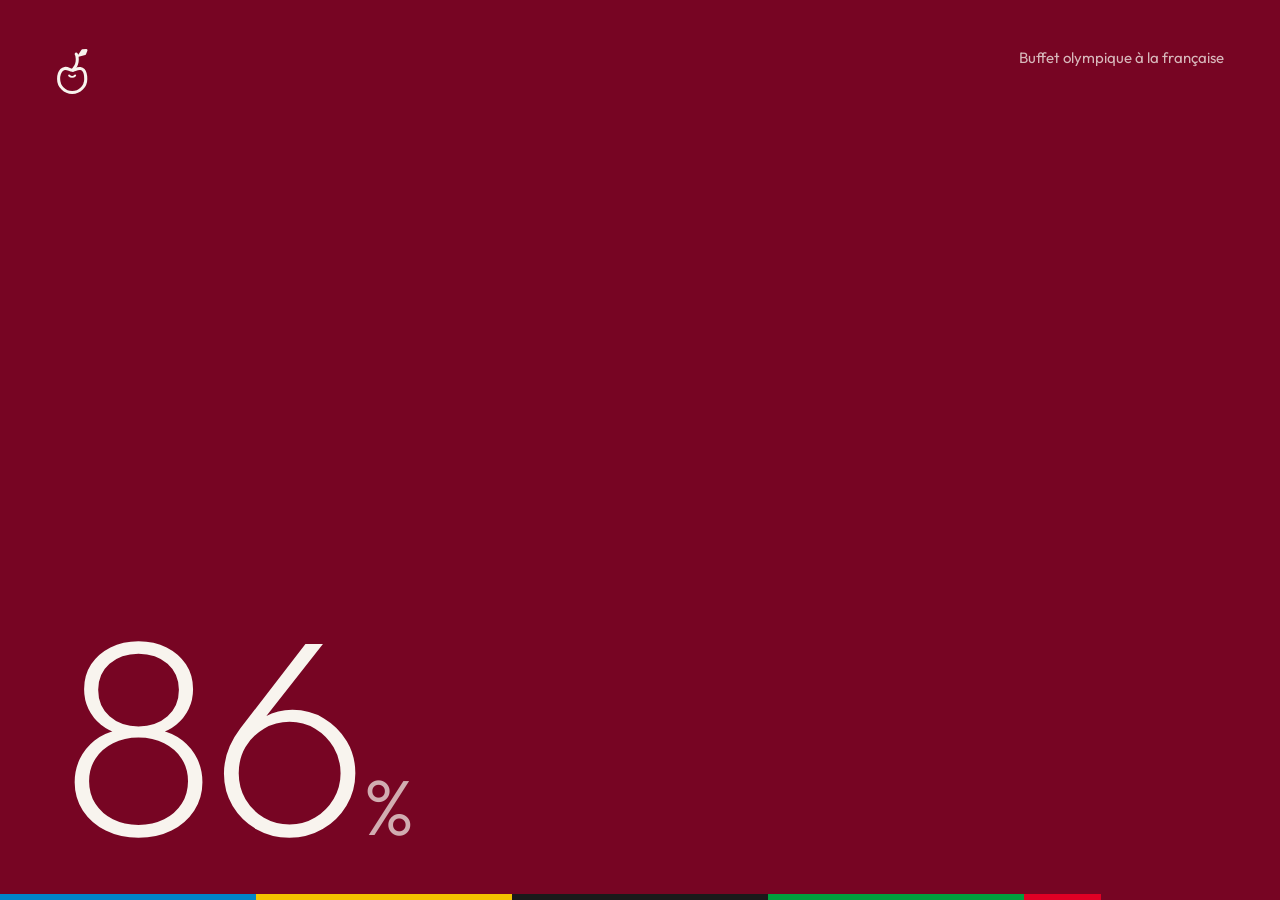
<file: index.html>
<!doctype html>
<html lang="fr">
<head>
  <meta charset="utf-8">
  <meta name="viewport" content="width=device-width, initial-scale=1">
  <title>Buffet</title>
  <link rel="stylesheet" href="style.css">
</head>
<body>
  <div id="app"></div>
  <script src="i18n.js"></script>
  <script src="app.js"></script>
</body>
</html>
</file>
<file: style.css>
/* ---------- Polices : Outfit (variable) + Times New Roman ---------- */
@font-face { font-family: "Outfit"; font-weight: 100 900; font-style: normal; font-display: swap; src: url(fonts/outfit-latin-wght-normal.woff2) format("woff2"); }
@font-face { font-family: "Noto Sans Arabic"; font-weight: 400; font-display: swap; src: url(fonts/noto-sans-arabic-arabic-400-normal.woff2) format("woff2"); }
@font-face { font-family: "Noto Sans Arabic"; font-weight: 600; font-display: swap; src: url(fonts/noto-sans-arabic-arabic-600-normal.woff2) format("woff2"); }
@font-face { font-family: "Noto Sans Arabic"; font-weight: 800; font-display: swap; src: url(fonts/noto-sans-arabic-arabic-800-normal.woff2) format("woff2"); }

:root {
  --cream: #f8f4ee;
  --wine: #770523;
  --wine-soft: #9a3a52;
  --ink: #3a1620;
  --muted: #8f8481;
  --line: rgba(119, 5, 35, .14);
  --ph: #e8e3dc;
  /* Repères des Jeux : bleu, jaune, noir, vert, rouge */
  --o-blue: #0085c7; --o-yellow: #f4c300; --o-black: #1a1a1a; --o-green: #009f3d; --o-red: #df0024;
  --c: var(--o-red); --ink-on: #fff;
  --maxw: 1200px;
  --gut: clamp(24px, 5vw, 56px);
  /* échelle d'espacement : 8 · 16 · 24 · 32 · 48 · 64 · 96 */
  --s1: 8px; --s2: 16px; --s3: 24px; --s4: 32px; --s5: 48px; --s6: 64px; --s7: 96px;
  --side: 208px;
  --gap: clamp(40px, 6vw, 96px);
  --sans: "Outfit", system-ui, -apple-system, "Segoe UI", sans-serif;
  --serif: "Times New Roman", Times, "Liberation Serif", serif;
}
:lang(zh) { --sans: "PingFang SC", "Hiragino Sans GB", "Microsoft YaHei", "Noto Sans CJK SC", "Noto Sans SC", "Outfit", sans-serif; --serif: "Songti SC", "STSong", "Noto Serif CJK SC", "Source Han Serif SC", "SimSun", serif; }
:lang(ar) { --sans: "Noto Sans Arabic", "Outfit", "Segoe UI", Tahoma, sans-serif; --serif: var(--sans); letter-spacing: 0 !important; }
:lang(zh), :lang(ar) { text-transform: none !important; }

* { box-sizing: border-box; }
html { scroll-behavior: smooth; -webkit-text-size-adjust: 100%; }
body { margin: 0; background: var(--cream); color: var(--wine); font: 400 16px/1.5 var(--sans); -webkit-font-smoothing: antialiased; overflow-x: clip; min-width: 320px; }
a { color: inherit; text-decoration: none; }
button { font: inherit; color: inherit; background: none; border: 0; cursor: pointer; padding: 0; }
ul { list-style: none; margin: 0; padding: 0; }
h1, h2 { margin: 0; font-weight: 400; }
img { max-width: 100%; }
:focus-visible { outline: 2px solid var(--o-blue); outline-offset: 3px; }
.apple { display: block; }
.chev { flex: none; color: var(--wine-soft); transition: transform .25s; }
[dir="rtl"] .chev { transform: scaleX(-1); }

/* Liseré aux 5 couleurs, tout en haut de chaque page */
body::before { content: ""; display: block; height: 4px; background: linear-gradient(90deg, var(--o-blue) 0 20%, var(--o-yellow) 20% 40%, var(--o-black) 40% 60%, var(--o-green) 60% 80%, var(--o-red) 80% 100%); }

/* ---------- En-tête ---------- */
/* En-tête collant : transparent en haut de page, verre dépoli (glassmorphism) dès qu'on défile */
.top { position: sticky; top: 0; z-index: 60; }
.top::before { content: ""; position: absolute; inset: 0; z-index: -1; pointer-events: none; opacity: 0; transition: opacity .35s ease;
  background: linear-gradient(to bottom, rgba(255, 253, 249, .74), rgba(248, 244, 238, .5));
  -webkit-backdrop-filter: blur(18px) saturate(1.7); backdrop-filter: blur(18px) saturate(1.7);
  border-bottom: 1px solid rgba(255, 255, 255, .65); box-shadow: 0 1px 0 rgba(119, 5, 35, .07), 0 14px 34px -16px rgba(119, 5, 35, .2); }
.top.scrolled::before { opacity: 1; }
@supports not ((backdrop-filter: blur(1px)) or (-webkit-backdrop-filter: blur(1px))) { .top::before { background: rgba(248, 244, 238, .96); } }
.top-in { max-width: var(--maxw); margin: 0 auto; padding: 32px var(--gut); display: grid; grid-template-columns: 1fr auto 1fr; align-items: center; gap: var(--s2); }
.logo { justify-self: start; color: var(--wine); }
.brand { text-align: center; font: 500 clamp(17px, 2vw, 20px)/1.25 var(--sans); letter-spacing: -.01em; text-wrap: balance; }
/* Sélecteur de langue : menu déroulant avec drapeaux */
.langs { justify-self: end; }
.langdd { position: relative; z-index: 50; }
.flag { display: block; flex: none; width: 22px; height: 15px; border-radius: 2px; object-fit: cover; box-shadow: 0 0 0 1px rgba(0, 0, 0, .14); }
.lang-trigger { display: inline-flex; align-items: center; gap: 8px; padding: 7px 10px 7px 9px; border: 1px solid var(--line); border-radius: 999px; background: transparent; font: 500 12px/1 var(--sans); text-transform: uppercase; letter-spacing: .08em; transition: border-color .2s, background .2s; }
.lang-trigger:hover, .lang-trigger[aria-expanded="true"] { border-color: var(--wine); background: rgba(119, 5, 35, .04); }
.caret { flex: none; transition: transform .2s; }
.lang-trigger[aria-expanded="true"] .caret { transform: rotate(180deg); }
.lang-menu { position: absolute; top: calc(100% + 8px); inset-inline-end: 0; min-width: 188px; margin: 0; padding: 6px; background: #fffdf9; border: 1px solid var(--line); border-radius: 10px; box-shadow: 0 14px 34px rgba(119, 5, 35, .13); }
.lang-menu:not([hidden]) { animation: pop .16s ease-out; }
@keyframes pop { from { opacity: 0; transform: translateY(-4px); } to { opacity: 1; transform: none; } }
.lang-opt { width: 100%; display: flex; align-items: center; gap: 12px; padding: 10px 12px; border-radius: 6px; text-align: start; font: 400 15px/1.2 var(--sans); text-transform: none; letter-spacing: 0; transition: background .15s; }
.lang-opt:hover, .lang-opt:focus-visible { background: rgba(119, 5, 35, .06); outline: none; }
.lang-opt.on { font-weight: 600; }
.lang-name { flex: 1; }
.check { flex: none; color: var(--o-green); }

/* ---------- Titres d'accueil ---------- */
.hero, .layout { max-width: var(--maxw); margin: 0 auto; padding-inline: var(--gut); display: grid; grid-template-columns: var(--side) minmax(0, 1fr); column-gap: var(--gap); }
.hero { padding-top: clamp(56px, 8vw, 120px); }
.hero-main { min-width: 0; }
.hero h1 { font-size: clamp(32px, 5.2vw, 58px); line-height: 1.06; letter-spacing: -.03em; }
.hero h1 span { display: block; }
.hero h1 .serif { font-family: var(--serif); letter-spacing: -.035em; }
.hero h1 .sans { font-family: var(--sans); font-weight: 600; }
.intro { margin: var(--s3) 0 0; max-width: 44ch; font-size: 16px; line-height: 1.6; font-weight: 300; color: var(--ink); }
.hero-side { padding-top: 4px; }

/* Contrôle segmenté (navigation) : la pastille blanche glisse d'un segment à l'autre */
.seg { --d: 1; position: relative; display: grid; grid-template-columns: 1fr 1fr; width: min(100%, 520px); margin-top: var(--s5); padding: 4px; border-radius: 14px; background: rgba(119, 5, 35, .06); }
[dir="rtl"] .seg { --d: -1; }
.seg-thumb { position: absolute; top: 4px; bottom: 4px; inset-inline-start: 4px; width: calc(50% - 4px); border-radius: 10px; background: #fffdf9;
  box-shadow: 0 1px 2px rgba(119, 5, 35, .14), 0 6px 16px -4px rgba(119, 5, 35, .16);
  transform: translateX(calc(var(--i, 0) * var(--d) * 100%)); transition: transform .38s cubic-bezier(.3, .7, .2, 1); }
.seg[data-i="1"] { --i: 1; }
.seg-item { position: relative; z-index: 1; display: flex; align-items: center; justify-content: center; gap: 8px; min-height: 48px; padding: 8px 16px; border-radius: 10px; text-align: center; font: 400 14px/1.25 var(--sans); text-wrap: balance; opacity: .62; transition: opacity .2s; }
.seg-item:hover { opacity: 1; }
.seg-item.on { opacity: 1; font-weight: 600; }
.seg-item:focus-visible { outline-offset: -3px; }
.medal { display: block; width: 52px; height: auto; transform-origin: 50% 0; animation: swing 5s ease-in-out infinite; }
@keyframes swing { 0%, 100% { transform: rotate(5deg); } 50% { transform: rotate(-4deg); } }
[dir="rtl"] .medal { animation-name: swing-rtl; }
@keyframes swing-rtl { 0%, 100% { transform: rotate(-5deg); } 50% { transform: rotate(4deg); } }

/* ---------- Colonne de gauche (sections / filtres) ---------- */
.layout { padding-top: clamp(56px, 7vw, 96px); align-items: start; }
.side { position: sticky; top: calc(var(--hdr, 0px) + var(--s4)); }
.side nav { display: flex; flex-direction: column; align-items: flex-start; gap: 18px; }
.side nav button { display: inline-flex; align-items: center; gap: 10px; font: 400 14px/1.2 var(--sans); text-transform: uppercase; letter-spacing: .06em; text-align: start; opacity: .75; transition: font-weight .25s, opacity .2s; }
.side nav button[data-go]::before { content: ""; flex: none; width: 7px; height: 7px; border-radius: 50%; background: var(--c); }
.side nav button:hover { opacity: 1; font-weight: 500; }
.side nav button.on { opacity: 1; font-weight: 650; }
.side nav sup { margin-inline-start: -4px; font: 400 11px var(--serif); letter-spacing: 0; vertical-align: super; }
.side .season-btn { display: inline-flex; align-items: center; margin-top: var(--s4); font-family: var(--sans); cursor: pointer; gap: 8px; white-space: nowrap; padding: 7px 13px 7px 7px; border: 1px solid var(--wine); border-radius: 999px; color: var(--wine); text-transform: none; letter-spacing: 0; font-size: 13.5px; opacity: 1; transition: background .25s, color .25s, transform .15s; }
.side .season-btn::before { content: ""; flex: none; width: 22px; height: 14px; border-radius: 999px; background: rgba(119, 5, 35, .22) radial-gradient(circle at 7px 7px, var(--cream) 5px, transparent 5.5px); }
.side .season-btn.on { background: var(--wine); color: var(--cream); font-weight: 400; }
.side .season-btn.on::before { background: rgba(255, 255, 255, .3) radial-gradient(circle at 15px 7px, var(--cream) 5px, transparent 5.5px); }
.side .season-btn:active { transform: scale(.96); }
::selection { background: var(--wine); color: var(--cream); }
.search { width: 100%; margin-bottom: var(--s5); padding: 0 0 12px; border: 0; border-bottom: 1px solid var(--wine); border-radius: 0; background: transparent; font: 400 15px var(--sans); color: var(--wine); }
.search::placeholder { color: var(--muted); }
.search:focus { outline: none; border-color: var(--o-blue); }

/* ---------- Sections du menu ---------- */
.epreuve { scroll-margin-top: calc(var(--hdr, 0px) + var(--s4)); }
.epreuve + .epreuve { margin-top: clamp(72px, 9vw, 120px); }
.ep-head { display: flex; align-items: center; gap: var(--s2); }
.num { flex: none; display: inline-grid; place-items: center; width: 26px; height: 26px; border-radius: 50%; background: var(--c); color: var(--on, #fff); font: 500 11px/1 var(--sans); letter-spacing: .04em; }
.ep-head h2 { font: 400 clamp(24px, 2.8vw, 30px)/1.1 var(--serif); letter-spacing: -.02em; }
.ep-line { flex: 1; min-width: 20px; height: 1px; background: var(--c); opacity: .45; }

.rows { margin-top: var(--s2); }
.row { display: flex; align-items: center; gap: clamp(16px, 2.6vw, 28px); padding: 28px 0; border-bottom: 1px solid var(--line); }
.row-main { flex: 1; min-width: 0; display: flex; flex-direction: column; gap: 8px; }
.row-name { font: 500 15px/1.25 var(--sans); text-transform: uppercase; letter-spacing: .04em; color: var(--wine-soft); transition: color .2s; }
.row-sub { font: 400 13.5px/1.35 var(--sans); color: var(--wine-soft); }
.row-all { align-self: flex-start; margin-top: 6px; padding: 4px 11px 4px 9px; border-radius: 999px; background: rgba(119, 5, 35, .09); color: var(--wine); font: 500 12.5px/1.3 var(--sans); }
.row-all::before { content: "!"; display: inline-grid; place-items: center; width: 14px; height: 14px; margin-inline-end: 7px; border-radius: 50%; background: var(--wine); color: var(--cream); font: 700 9px/1 var(--sans); vertical-align: 1px; }
.row-ing strong, .d-info dd strong { font-weight: 700; color: var(--ink); }
.d-sub { margin: var(--s2) 0 0; font: 400 clamp(16px, 2vw, 19px)/1.4 var(--sans); color: var(--wine-soft); }
.allergens { display: flex; flex-wrap: wrap; gap: 10px; }
.all-chip { display: inline-flex; align-items: center; gap: 8px; padding: 7px 14px 7px 10px; border-radius: 999px; background: var(--wine); color: var(--cream) !important; font: 500 14px/1 var(--sans); }
.all-chip::before { content: "!"; display: grid; place-items: center; width: 16px; height: 16px; border-radius: 50%; background: var(--cream); color: var(--wine); font: 700 11px/1 var(--sans); }
.row-ing { font: 400 12.5px/1.4 var(--serif); text-transform: uppercase; letter-spacing: .03em; color: var(--muted); }
.row:hover .row-name { color: var(--wine); }
.row:hover .chev { transform: translateX(4px); } [dir="rtl"] .row:hover .chev { transform: scaleX(-1) translateX(4px); }

.thumb { position: relative; flex: none; width: 80px; height: 80px; background: var(--ph); overflow: hidden; border-radius: 4px; }
.thumb img { width: 100%; height: 100%; object-fit: cover; display: block; transition: transform .6s; }
.row:hover .thumb img, .tile:hover .thumb img { transform: scale(1.05); }
.thumb.empty { background-image: repeating-linear-gradient(-45deg, transparent 0 8px, rgba(255, 255, 255, .65) 8px 9.5px); }
.thumb.empty::after { content: ""; position: absolute; inset: 0; background: var(--apple) center / 30% no-repeat; opacity: .22; }

.tag { flex: none; display: inline-block; font: 400 12px/1 var(--serif); text-transform: uppercase; letter-spacing: .04em; padding: 6px 9px 5px; border: 1px solid var(--wine); border-radius: 3px; background: rgba(248, 244, 238, .6); }
.tag.season { background: var(--wine); border-color: var(--wine); color: var(--cream); }
.tag.season::before { content: ""; display: inline-block; width: 6px; height: 6px; margin-inline-end: 6px; border-radius: 50%; background: var(--cream); vertical-align: 1px; }
.thumb.big .tag { position: absolute; top: 10px; inset-inline-start: 10px; z-index: 1; }

/* ---------- Vignettes (légumes, « Mais aussi… ») ---------- */
.tiles { display: grid; grid-template-columns: repeat(auto-fill, minmax(184px, 1fr)); gap: 56px clamp(20px, 3vw, 36px); }
.tiles.more { grid-template-columns: repeat(3, minmax(0, 1fr)); }
.tile { display: flex; flex-direction: column; }
.tile .thumb { width: 100%; height: auto; aspect-ratio: 1; }
.tile-cat { margin-top: var(--s2); font: 400 12px/1 var(--serif); text-transform: uppercase; letter-spacing: .04em; color: var(--muted); }
.tile-name { margin-top: var(--s1); font: 500 15px/1.25 var(--sans); text-transform: uppercase; letter-spacing: .04em; color: var(--wine-soft); transition: color .2s; }
.tile:hover .tile-name { color: var(--wine); }
.none { grid-column: 1 / -1; color: var(--muted); }

/* ---------- Fiche produit / fiche légume ---------- */
.detail { max-width: var(--maxw); margin: 0 auto; padding: clamp(48px, 6vw, 80px) var(--gut) 0; }
.back { display: inline-block; font: 500 12px/1 var(--sans); text-transform: uppercase; letter-spacing: .12em; padding: 9px 13px 8px; background: var(--wine); color: var(--cream); border-radius: 3px; transition: opacity .2s; }
.back:hover { opacity: .85; }
.d-title { margin-top: clamp(32px, 4vw, 48px); font: 400 clamp(32px, 4.6vw, 52px)/1.05 var(--serif); letter-spacing: -.035em; }
.d-grid { display: grid; grid-template-columns: minmax(0, 1.5fr) minmax(0, 1fr); gap: var(--gap); margin-top: clamp(40px, 5vw, 64px); align-items: start; }
.d-pic.thumb { width: 100%; height: auto; aspect-ratio: 1.1; border-radius: 6px; }
.d-pic.thumb:hover img { transform: none; }
.pills { display: flex; flex-wrap: wrap; gap: 10px; }
.pills:empty { display: none; }
.pill { font: 400 12.5px/1 var(--serif); text-transform: uppercase; letter-spacing: .04em; padding: 7px 10px 6px; border: 1px solid var(--wine); border-radius: 3px; }
.d-text { margin: var(--s4) 0 0; font-size: 16px; line-height: 1.7; font-weight: 300; color: var(--ink); }
.pills:empty + .d-text { margin-top: 0; }
.d-info dl { margin: var(--s5) 0 0; }
.d-info dt { margin-top: var(--s4); font: 400 12px/1 var(--serif); text-transform: uppercase; letter-spacing: .06em; color: var(--muted); }
.d-info dd { margin: 12px 0 0; font-size: 16px; line-height: 1.6; font-weight: 300; color: var(--ink); }
.chip-link { display: inline-block; margin: 0 var(--s3) 10px 0; font: 500 14px/1.2 var(--sans); text-transform: uppercase; letter-spacing: .05em; color: var(--wine); border-bottom: 1px solid var(--wine); padding-bottom: 3px; }
[dir="rtl"] .chip-link { margin: 0 0 10px var(--s3); }
.chip-link:hover { color: var(--wine-soft); }
/* Calendrier de saison : frise continue, les mois consécutifs forment une seule barre */
.months { display: grid; grid-template-columns: repeat(12, minmax(0, 1fr)); margin-top: var(--s3); }
.months span { position: relative; display: grid; place-items: center; height: 38px; background: rgba(119, 5, 35, .07); color: var(--muted); font: 400 12px/1 var(--sans); }
.months span:first-child { border-start-start-radius: 999px; border-end-start-radius: 999px; }
.months span:last-child { border-start-end-radius: 999px; border-end-end-radius: 999px; }
.months span i { font-style: normal; }
.months span.on { border-radius: 0; background: var(--wine); color: var(--cream); font-weight: 500; transform-origin: left center; animation: fill .5s cubic-bezier(.2, .7, .2, 1) both; animation-delay: calc(var(--i) * 40ms + 150ms); }
[dir="rtl"] .months span.on { transform-origin: right center; }
.months span.on.first { border-start-start-radius: 999px; border-end-start-radius: 999px; }
.months span.on.last { border-start-end-radius: 999px; border-end-end-radius: 999px; }
.months span.on:not(.last)::after { content: ""; position: absolute; top: 0; bottom: 0; inset-inline-end: -1px; width: 2px; background: var(--wine); }
.months span.now::before { content: ""; position: absolute; top: -11px; inset-inline-start: 50%; width: 7px; height: 7px; margin-inline-start: -3.5px; border-radius: 50%; background: var(--wine); animation: drop .6s cubic-bezier(.3, 1.6, .5, 1) 750ms both; }
.season-note { display: flex; align-items: center; gap: 10px; margin: var(--s2) 0 0; font: 400 15px/1.3 var(--sans); color: var(--ink); }
.season-note.live::before { content: ""; flex: none; width: 8px; height: 8px; border-radius: 50%; background: var(--wine); animation: ping 2.4s ease-out infinite; }
@keyframes ping { 0% { box-shadow: 0 0 0 0 rgba(119, 5, 35, .45); } 70%, 100% { box-shadow: 0 0 0 9px rgba(119, 5, 35, 0); } }
@keyframes fill { from { transform: scaleX(.2); opacity: 0; } to { transform: none; opacity: 1; } }
@keyframes drop { 0% { transform: translateY(-9px); opacity: 0; } 60% { transform: translateY(2px); opacity: 1; } 100% { transform: none; } }
.more-head { display: flex; align-items: baseline; justify-content: space-between; gap: var(--s2); margin: clamp(80px, 10vw, 136px) 0 var(--s4); }
.more-head h2 { font: 400 clamp(24px, 2.8vw, 30px)/1.1 var(--serif); letter-spacing: -.02em; }
.more-head a { font: 500 12px/1 var(--sans); text-transform: uppercase; letter-spacing: .12em; border-bottom: 1px solid var(--wine); padding-bottom: 5px; white-space: nowrap; }

/* ---------- Pied de page ---------- */
.foot { position: relative; margin-top: clamp(96px, 11vw, 152px); text-align: center; }
.foot-pattern { position: absolute; inset: 0 0 4px; background-image: var(--pattern); background-size: 160px 96px; opacity: .2; -webkit-mask-image: linear-gradient(to bottom, transparent, #000 85%); mask-image: linear-gradient(to bottom, transparent, #000 85%); }
.enjoy { position: relative; margin: 0; padding: 80px var(--gut) 64px; font: 500 clamp(20px, 2.6vw, 24px)/1.2 var(--sans); letter-spacing: -.01em; }
.foot-track { height: 4px; background: linear-gradient(90deg, var(--o-blue) 0 20%, var(--o-yellow) 20% 40%, var(--o-black) 40% 60%, var(--o-green) 60% 80%, var(--o-red) 80% 100%); }

/* ---------- Page d'accueil (choix de la langue) ---------- */
.splash { position: relative; min-height: calc(100vh - 4px); min-height: calc(100svh - 4px); display: grid; place-items: center; padding: 40px var(--gut); overflow: hidden; }
.splash-pattern { position: absolute; inset: 0; background-image: var(--pattern); background-size: 160px 96px; opacity: .1; -webkit-mask-image: radial-gradient(ellipse at center, transparent 22%, #000 80%); mask-image: radial-gradient(ellipse at center, transparent 22%, #000 80%); }
.splash-in { position: relative; width: 100%; max-width: 400px; text-align: center; }
.mark { display: inline-block; color: var(--wine); }
.splash-in h1 { margin-top: var(--s2); font: 400 clamp(24px, 4vw, 30px)/1.15 var(--serif); letter-spacing: -.02em; }
.welcome { margin: 12px 0 0; display: flex; flex-wrap: wrap; justify-content: center; gap: 2px 10px; font: 300 14px/1.4 var(--sans); color: var(--ink); }
.welcome i { opacity: .4; font-style: normal; }
.lanes { margin-top: var(--s5); text-align: start; border-top: 1px solid var(--line); }
.lane { width: 100%; display: flex; align-items: center; gap: var(--s2); padding: 20px 6px; border-bottom: 1px solid var(--line); text-align: start; transition: background .2s, padding .25s; }
.lane:hover, .lane:focus-visible { background: rgba(119, 5, 35, .04); outline: none; padding-inline: 12px; }
.dot { flex: none; display: inline-grid; place-items: center; width: 28px; height: 28px; border-radius: 50%; background: var(--c); color: var(--on, #fff); font: 500 12px/1 var(--sans); transition: transform .25s; }
.lane-name { flex: 1; text-align: left; font: 500 20px/1.2 var(--sans); letter-spacing: -.005em; transition: font-weight .25s; }
.lane:hover .lane-name { font-weight: 650; }
.lane .arrow { color: var(--wine-soft); transition: transform .25s; }
.lane:hover .arrow, .lane.go .arrow { transform: translateX(6px); }
.lane.go .dot { transform: scale(1.3); }
.lane.go { background: rgba(119, 5, 35, .06); }

/* ---------- Tablette ---------- */
@media (max-width: 900px) {
  :root { --side: 1fr; }
  .top-in { grid-template-columns: auto minmax(0, 1fr) auto; padding-block: 24px; gap: var(--s2); }
  .epreuve { scroll-margin-top: calc(var(--hdr, 0px) + 72px); }
  .hero, .layout { grid-template-columns: minmax(0, 1fr); }
  .hero { position: relative; padding-top: var(--s5); }
  .hero-side { position: absolute; top: var(--s5); inset-inline-end: var(--gut); padding: 0; }
  .medal { width: 44px; }
  .hero-text { padding-inline-end: 56px; }
  .layout { padding-top: var(--s5); row-gap: var(--s4); }
  .side { position: sticky; top: var(--hdr, 0px); z-index: 40; margin: 0 calc(var(--gut) * -1); padding: 14px var(--gut); background: rgba(248, 244, 238, .84); -webkit-backdrop-filter: blur(14px); backdrop-filter: blur(14px); border-bottom: 1px solid var(--line); }
  .side nav { flex-direction: row; gap: 28px; overflow-x: auto; scrollbar-width: none; }
  .side nav::-webkit-scrollbar { display: none; }
  .side nav button { flex: none; }
  .side .season-btn { margin-top: 14px; }
  .search { margin-bottom: var(--s2); }
  .tiles.more { grid-template-columns: repeat(3, minmax(0, 1fr)); }
  .d-grid { grid-template-columns: minmax(0, 1fr); gap: var(--s5); }
  .d-info dl { margin-top: var(--s4); }
}

/* ---------- Téléphone ---------- */
@media (max-width: 600px) {
  .top-in { padding-block: 20px; }
  .brand { font-size: 15px; }
  .seg { width: 100%; margin-top: var(--s4); }
  .seg-item { font-size: 13px; padding-inline: 8px; }
  .row { padding: 22px 0; gap: var(--s2); }
  .thumb { width: 72px; height: 72px; }
  .row .tag { display: none; }
  .tiles { grid-template-columns: repeat(2, minmax(0, 1fr)); gap: 40px var(--s2); }
  .tiles.more { grid-template-columns: repeat(2, minmax(0, 1fr)); }
  .tiles.more li:nth-child(3) { display: none; }
  .thumb.big .tag { top: 8px; inset-inline-start: 8px; font-size: 11px; padding: 4px 7px 3px; }
  .tile-name { font-size: 14px; }
  .more-head { margin-top: var(--s6); }
  .welcome i { display: none; }
  .lane-name { font-size: 19px; }
}
@media (max-width: 360px) {
  .lang-menu { min-width: 172px; }
}
@media (prefers-reduced-motion: reduce) {
  .medal, .lang-menu:not([hidden]), .months span, .months span::before, .season-note::before { animation: none !important; }
  .seg-thumb, .top::before { transition: none; }
  html { scroll-behavior: auto; }
}

/* ---------- Écran de chargement : fond rouge, compteur de 0 à 100 % ---------- */
html.ld-on, html.ld-on body { overflow: hidden; }
.loader { position: fixed; inset: 0; z-index: 200; display: flex; flex-direction: column; justify-content: space-between; padding: clamp(24px, 4vw, 48px) var(--gut); background: var(--wine); color: var(--cream); cursor: pointer; transition: transform .85s cubic-bezier(.76, 0, .2, 1), border-radius .85s cubic-bezier(.76, 0, .2, 1); border-radius: 0; }
.loader.out { transform: translateY(-101%); border-radius: 0 0 50% 50% / 0 0 90px 90px; pointer-events: none; }
.ld-logo { display: block; color: var(--cream); }
.ld-name { position: absolute; top: clamp(24px, 4vw, 48px); inset-inline-end: var(--gut); margin: 0; font: 400 15px/1.3 var(--sans); opacity: .75; }
.ld-count { margin: 0 0 8px; display: flex; align-items: baseline; font: 200 clamp(110px, 26vw, 280px)/.8 var(--sans); letter-spacing: -.05em; font-variant-numeric: tabular-nums; }
.ld-pc { margin-inline-start: .06em; font-size: .28em; font-weight: 300; letter-spacing: 0; opacity: .7; }
.ld-bar { position: absolute; left: 0; bottom: 0; height: 6px; width: 0; overflow: hidden; }
.ld-strip { width: 100vw; height: 100%; background: linear-gradient(90deg, var(--o-blue) 0 20%, var(--o-yellow) 20% 40%, var(--o-black) 40% 60%, var(--o-green) 60% 80%, var(--o-red) 80% 100%); }
.loader, .splash { direction: ltr; }
/* la page de langue se met en place derrière le rideau, puis apparaît quand il se lève */
.splash.hold .mark, .splash.hold h1, .splash.hold .welcome, .splash.hold .lanes li { opacity: 0; }
@keyframes rise { from { opacity: 0; transform: translateY(16px); } to { opacity: 1; transform: none; } }
.splash.enter .mark, .splash.enter h1, .splash.enter .welcome { animation: rise .7s cubic-bezier(.2, .7, .2, 1) both; }
.splash.enter h1 { animation-delay: 90ms; } .splash.enter .welcome { animation-delay: 160ms; }
.splash.enter .lanes li { animation: rise .7s cubic-bezier(.2, .7, .2, 1) both; animation-delay: calc(260ms + var(--k, 0) * 80ms); }
.splash.enter .lanes li:nth-child(1) { --k: 0; } .splash.enter .lanes li:nth-child(2) { --k: 1; } .splash.enter .lanes li:nth-child(3) { --k: 2; } .splash.enter .lanes li:nth-child(4) { --k: 3; } .splash.enter .lanes li:nth-child(5) { --k: 4; }

/* ---------- Petites animations ---------- */
@keyframes pg-in { from { opacity: 0; } to { opacity: 1; } }
@keyframes pg-up { from { transform: translateY(10px); } to { transform: none; } }
#app.pg { animation: pg-in .35s ease-out; }
#app.pg > :not(.top) { animation: pg-up .45s cubic-bezier(.2, .7, .2, 1); }
/* fiches qui se remettent en place quand on change de filtre */
@keyframes pop { from { opacity: 0; transform: translateY(12px) scale(.97); } to { opacity: 1; transform: none; } }
.tiles.pop li { animation: pop .42s cubic-bezier(.2, .8, .2, 1) both; }
.tiles.pop li:nth-child(2) { animation-delay: 40ms; } .tiles.pop li:nth-child(3) { animation-delay: 80ms; } .tiles.pop li:nth-child(4) { animation-delay: 120ms; } .tiles.pop li:nth-child(n+5) { animation-delay: 160ms; }
/* vignettes : la photo se soulève, le nom se souligne */
.tile .thumb { transition: transform .4s cubic-bezier(.2, .8, .2, 1), box-shadow .4s; }
.tile:hover .thumb, .tile:focus-visible .thumb { transform: translateY(-4px); box-shadow: 0 18px 28px -18px rgba(119, 5, 35, .5); }
.tile-name { align-self: flex-start; padding-bottom: 3px; background: linear-gradient(currentColor, currentColor) left 100% / 0 1px no-repeat; transition: color .2s, background-size .35s cubic-bezier(.2, .8, .2, 1); }
[dir="rtl"] .tile-name { background-position: right 100%; }
.tile:hover .tile-name { background-size: 100% 1px; }
/* lignes du menu : le texte avance d'un cran */
.row-main { transition: transform .3s cubic-bezier(.2, .8, .2, 1); }
.row:hover .row-main { transform: translateX(4px); } [dir="rtl"] .row:hover .row-main { transform: translateX(-4px); }
/* colonne de gauche : le point de la section en cours grossit avec un petit rebond */
.side nav button[data-go]::before { transition: transform .35s cubic-bezier(.3, 1.8, .5, 1); }
.side nav button[data-go].on::before { transform: scale(1.7); }
/* pomme du logo : un petit clin d'œil au survol */
@keyframes wink { 0% { transform: none; } 35% { transform: rotate(-12deg) scale(1.08); } 70% { transform: rotate(6deg); } 100% { transform: none; } }
.logo .apple { transform-origin: 50% 100%; }
.logo:hover .apple, .mark:hover .apple { animation: wink .6s ease-in-out; }
/* médaille : on peut la faire tourner */
.medal { cursor: pointer; }
/* appui : les boutons s'enfoncent un peu */
.seg-item:active, .lane:active, .back:active, .side nav button:active, .lang-trigger:active { transform: scale(.97); }
@media (prefers-reduced-motion: reduce) {
  #app.pg, #app.pg > *, .tiles.pop li, .splash.enter * , .logo:hover .apple, .mark:hover .apple { animation: none !important; }
  .tile .thumb, .row-main, .tile-name { transition: none; }
}

/* ---------- Barre de sections défilante (mobile) : bords en dégradé + flèches ---------- */
.hscroll { position: relative; min-width: 0; }
.hs-btn { display: none; }
@media (max-width: 900px) {
  .hs-btn { position: absolute; top: 0; bottom: 0; z-index: 2; display: grid; place-items: center; width: 48px; padding: 0; color: var(--wine); opacity: 0; visibility: hidden; transition: opacity .25s, visibility .25s, transform .15s; }
  .hs-btn.on { opacity: 1; visibility: visible; }
  .hs-prev { inset-inline-start: 0; justify-items: start; background: linear-gradient(to right, var(--cream) 35%, rgba(248, 244, 238, 0)); }
  .hs-next { inset-inline-end: 0; justify-items: end; background: linear-gradient(to left, var(--cream) 35%, rgba(248, 244, 238, 0)); }
  [dir="rtl"] .hs-prev { background: linear-gradient(to left, var(--cream) 35%, rgba(248, 244, 238, 0)); }
  [dir="rtl"] .hs-next { background: linear-gradient(to right, var(--cream) 35%, rgba(248, 244, 238, 0)); }
  .hs-next svg { transform: scaleX(-1); }
  [dir="rtl"] .hs-prev svg { transform: scaleX(-1); } [dir="rtl"] .hs-next svg { transform: none; }
  .hs-btn svg { margin-inline: 2px; }
  .hs-btn:active { transform: scale(.92); }
  .hs-btn:focus-visible { outline: 2px solid var(--wine); outline-offset: -4px; border-radius: 8px; }
}
@media (prefers-reduced-motion: reduce) { .hs-btn { transition: none; } }

/* la langue utilisée lors de la dernière visite est légèrement mise en avant */
.lane.saved { background: rgba(119, 5, 35, .05); }
.lane.saved .lane-name { font-weight: 650; }

/* Encart service traiteur */
.trait { position: relative; max-width: var(--maxw); margin: 0 auto; padding: 0 var(--gut); }
.trait-in { display: grid; grid-template-columns: minmax(0, 1.25fr) minmax(0, .75fr); align-items: center; gap: var(--s4); background: var(--wine); color: var(--cream); border-radius: 28px; padding: var(--s5); text-align: start; overflow: hidden; position: relative; }
.trait-in::after { content: ""; position: absolute; inset: auto 0 0; height: 4px; background: linear-gradient(90deg, var(--o-blue) 0 20%, var(--o-yellow) 20% 40%, var(--o-black) 40% 60%, var(--o-green) 60% 80%, var(--o-red) 80%); opacity: .85; }
.trait-tag { display: inline-block; font: 500 11px/1 var(--sans); letter-spacing: .2em; text-transform: uppercase; padding: 8px 14px; border: 1px solid rgba(248, 244, 238, .45); border-radius: 999px; margin-bottom: var(--s3); }
.trait h2 { margin: 0; font: 400 clamp(28px, 4vw, 42px)/1.1 "Times New Roman", Times, serif; letter-spacing: -.01em; }
.trait p { margin: var(--s2) 0 0; max-width: 44ch; font: 400 16px/1.55 var(--sans); color: rgba(248, 244, 238, .86); }
.trait-btn { display: inline-block; margin-top: var(--s3); padding: 14px 26px; border-radius: 999px; background: var(--cream); color: var(--wine); font: 600 13px/1 var(--sans); letter-spacing: .12em; text-transform: uppercase; text-decoration: none; transition: transform .2s, background .2s; }
.trait-btn:hover { transform: translateY(-2px); background: #fff; }
.trait-btn:focus-visible { outline: 2px solid var(--cream); outline-offset: 3px; }
.trait-art { display: flex; justify-content: center; align-items: center; color: var(--cream); }
.trait-art .apple { height: 150px; width: auto; opacity: .92; }
.trait-art img { width: 100%; height: 240px; object-fit: cover; border-radius: 18px; }
@media (max-width: 700px) {
  .trait-in { grid-template-columns: 1fr; padding: var(--s4) var(--s3) var(--s5); border-radius: 22px; }
  .trait-art:not(.has-img) { display: none; }
  .trait-art img { height: 180px; }
}
@media (prefers-reduced-motion: reduce) { .trait-btn { transition: none; } .trait-btn:hover { transform: none; } }

.content > .trait { padding: 0; margin: var(--s6) 0; max-width: none; }
.trait h2 { text-wrap: balance; }
.tiles > .trait-row { grid-column: 1 / -1; animation: none !important; }
.trait-row .trait { padding: 0; margin: var(--s3) 0; max-width: none; }

/* Page de réservation */
.resa { max-width: 820px; }
.resa form { margin-top: var(--s5); }
.r-block { margin-top: var(--s5); }
.r-block h2 { margin: 0 0 var(--s2); font: 400 clamp(22px, 3vw, 28px)/1.15 var(--serif); }
.r-set { border: 0; margin: var(--s3) 0 0; padding: 0; }
.r-set legend { padding: 0; font: 500 12px/1 var(--sans); letter-spacing: .14em; text-transform: uppercase; color: var(--wine-soft); margin-bottom: 4px; }
.r-opt { display: flex; gap: 14px; align-items: flex-start; padding: 14px 0; border-bottom: 1px solid var(--line); cursor: pointer; }
.r-opt span { display: flex; flex-direction: column; gap: 4px; }
.r-opt small { font: 300 14px/1.4 var(--sans); color: var(--muted); }
.r-opt input, .r-chip input { accent-color: var(--wine); width: 20px; height: 20px; margin: 2px 0 0; flex: none; }
.r-chips { display: flex; flex-wrap: wrap; gap: var(--s1); margin-bottom: var(--s3); }
.r-chip { display: inline-flex; align-items: center; gap: 10px; padding: 12px 18px; border: 1px solid var(--line); border-radius: 999px; cursor: pointer; font: 400 15px/1.2 var(--sans); transition: background .2s, border-color .2s; }
.r-chip:has(input:checked) { background: rgba(119, 5, 35, .07); border-color: var(--wine); }
.r-row { display: grid; grid-template-columns: repeat(auto-fit, minmax(200px, 1fr)); gap: var(--s2); }
.r-f { display: flex; flex-direction: column; gap: 8px; margin-top: var(--s2); font: 500 12px/1 var(--sans); letter-spacing: .1em; text-transform: uppercase; color: var(--wine-soft); }
.r-f input, .r-f textarea { font: 400 16px/1.4 var(--sans); letter-spacing: 0; text-transform: none; color: var(--ink); background: #fff; border: 1px solid var(--line); border-radius: 12px; padding: 14px 16px; width: 100%; box-sizing: border-box; }
.r-f input:focus-visible, .r-f textarea:focus-visible, .r-opt input:focus-visible, .r-chip input:focus-visible { outline: 2px solid var(--wine); outline-offset: 2px; }
.r-err { min-height: 1.4em; margin: var(--s3) 0 0; font: 500 15px/1.4 var(--sans); color: var(--wine); }
.r-actions { display: flex; flex-wrap: wrap; gap: var(--s2); margin-top: var(--s2); }
.r-btn { margin-top: 0; border: 0; cursor: pointer; }
.r-actions .trait-btn { background: var(--wine); color: var(--cream); }
.r-actions .trait-btn:hover { background: #5c041b; }
.r-ghost { padding: 14px 26px; border-radius: 999px; background: transparent; border: 1px solid var(--wine) !important; color: var(--wine); font: 600 13px/1 var(--sans); letter-spacing: .12em; text-transform: uppercase; }
.r-note { margin: var(--s2) 0 0; font: 300 14px/1.5 var(--sans); color: var(--muted); }
@media (prefers-reduced-motion: reduce) { .r-chip { transition: none; } }

/* Bouton de réservation dans la barre du haut, à côté du sélecteur de langue */
.top-r { justify-self: end; display: flex; align-items: center; gap: var(--s1); }
.nav-cta { display: inline-flex; align-items: center; justify-content: center; height: 40px; padding: 0 18px; border-radius: 999px; background: var(--wine); color: var(--cream); text-decoration: none; font: 600 12px/1 var(--sans); letter-spacing: .1em; text-transform: uppercase; white-space: nowrap; transition: transform .2s, background .2s; }
.nav-cta:hover { background: #5c041b; transform: translateY(-1px); }
.nav-cta:focus-visible { outline: 2px solid var(--wine); outline-offset: 3px; }
@media (max-width: 600px) { .nav-cta { height: 36px; padding: 0 14px; font-size: 11px; } }
@media (prefers-reduced-motion: reduce) { .nav-cta { transition: none; } .nav-cta:hover { transform: none; } }
@media (max-width: 380px) { .brand { position: absolute; width: 1px; height: 1px; overflow: hidden; clip-path: inset(50%); white-space: nowrap; } .top-in { grid-template-columns: auto 1fr; } }

/* Même hauteur pour le bouton Réserver et le sélecteur de langue */
:root { --nav-h: 36px; }
.nav-cta, .lang-trigger { height: var(--nav-h); box-sizing: border-box; }
.nav-cta { padding: 0 16px; }
.lang-trigger { padding-block: 0; }
@media (max-width: 600px) { .nav-cta { height: var(--nav-h); } }

/* Fiche produit détaillée : variété, catégorie, calibre, origine, prix, intégrés à la fiche (sans encadré) */
.d-info dl.spec { display: block; margin: var(--s4) 0 0; }
.d-info dl.spec > div { display: grid; grid-template-columns: minmax(96px, 150px) 1fr; align-items: baseline; gap: var(--s2); padding: 12px 0; border-bottom: 1px solid var(--line); }
.d-info dl.spec > div:first-child { border-top: 1px solid var(--line); }
.d-info dl.spec dt { margin: 0; font: 400 12px/1 var(--serif); text-transform: uppercase; letter-spacing: .06em; color: var(--wine-soft); }
.d-info dl.spec dd { margin: 0; font: 400 17px/1.4 var(--sans); color: var(--ink); }
.d-info dl.fiche dt { font-weight: 700; }
.d-info ul.ideas { margin: 0; padding-inline-start: 1.2em; list-style: disc; }
.d-info ul.ideas li { margin-top: 8px; padding-inline-start: 4px; }
.d-info ul.ideas li::marker { color: var(--wine); }

/* page histoire */
.story-btn{display:inline-block;margin-top:18px;padding:0 20px;line-height:40px;border-radius:999px;background:var(--wine,#770523);color:#f8f4ee;font-size:12px;font-weight:600;letter-spacing:.16em;text-transform:uppercase;text-decoration:none}
.story p{margin:0 0 1.1em;line-height:1.65}
.story p:last-child{font-family:"Times New Roman",Times,serif;font-style:italic;font-size:1.1em;color:var(--wine,#770523)}
</file>
